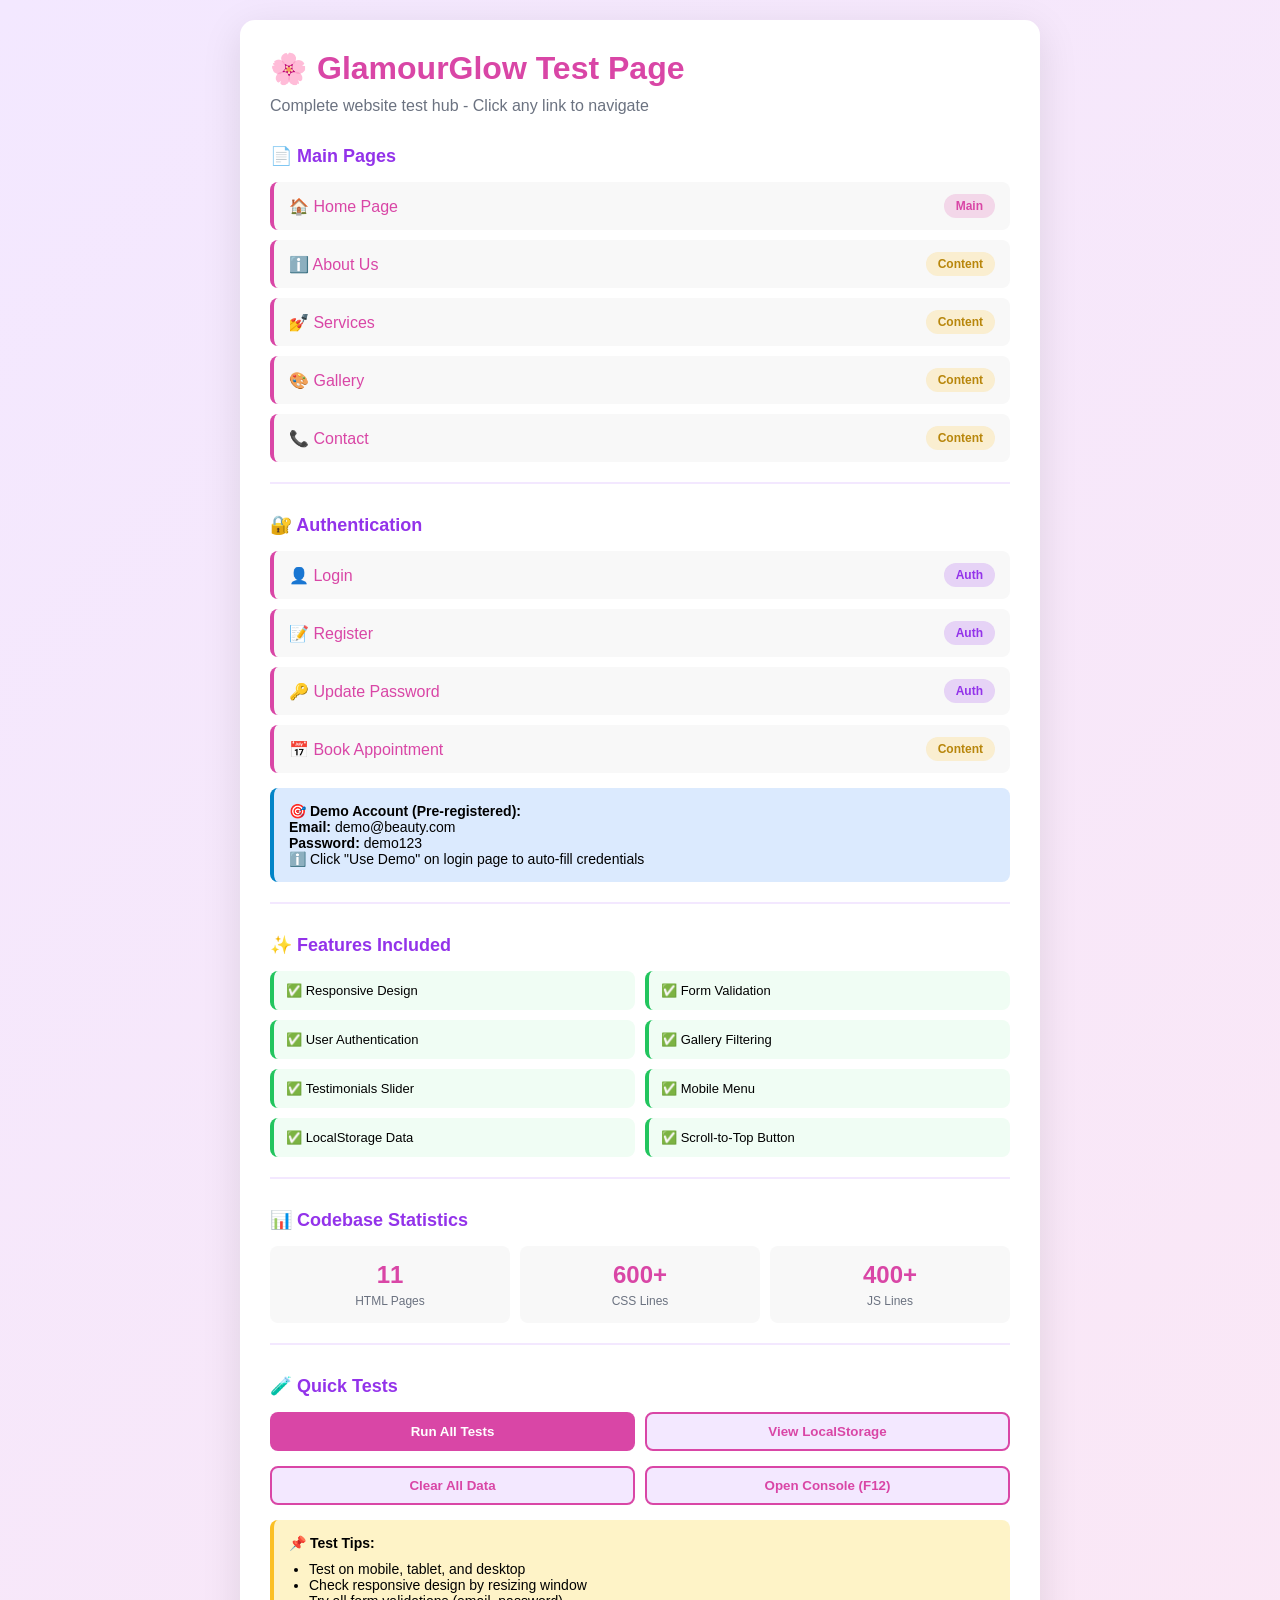
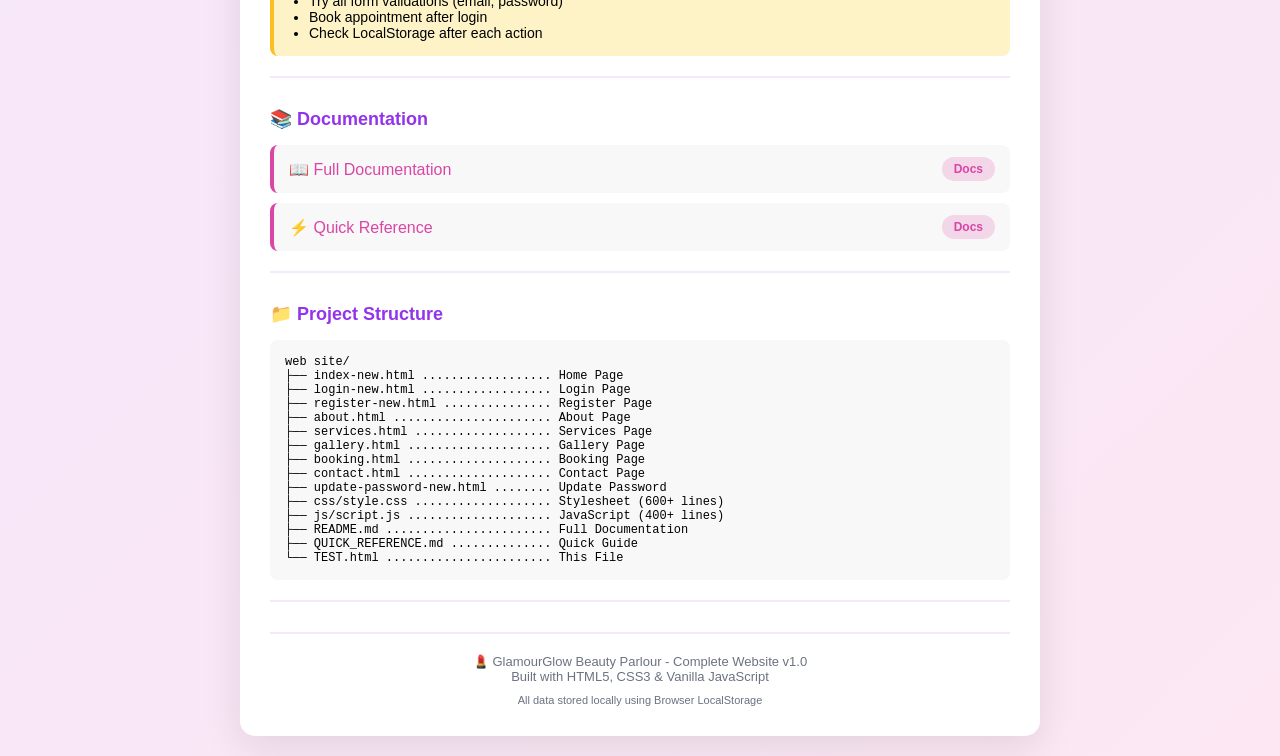
<file: TEST.html>
<!DOCTYPE html>
<html lang="en">
<head>
    <meta charset="UTF-8">
    <meta name="viewport" content="width=device-width, initial-scale=1.0">
    <title>GlamourGlow - Test Page</title>
    <style>
        * {
            margin: 0;
            padding: 0;
            box-sizing: border-box;
        }

        body {
            font-family: 'Poppins', sans-serif;
            background: linear-gradient(135deg, #f3e8ff 0%, #fce7f3 100%);
            padding: 20px;
            min-height: 100vh;
        }

        .container {
            max-width: 800px;
            margin: 0 auto;
            background: white;
            border-radius: 15px;
            padding: 30px;
            box-shadow: 0 10px 40px rgba(0, 0, 0, 0.1);
        }

        h1 {
            color: #d946a6;
            margin-bottom: 10px;
            display: flex;
            align-items: center;
            gap: 10px;
        }

        .subtitle {
            color: #6b7280;
            margin-bottom: 30px;
        }

        .section {
            margin-bottom: 30px;
            padding-bottom: 20px;
            border-bottom: 2px solid #f3e8ff;
        }

        .section:last-child {
            border-bottom: none;
        }

        h2 {
            color: #9333ea;
            margin-bottom: 15px;
            font-size: 18px;
        }

        .link-list {
            display: grid;
            gap: 10px;
        }

        .link-item {
            display: flex;
            align-items: center;
            justify-content: space-between;
            padding: 12px 15px;
            background: #f8f8f8;
            border-radius: 8px;
            border-left: 4px solid #d946a6;
            transition: all 0.3s;
        }

        .link-item:hover {
            background: #f3e8ff;
            transform: translateX(5px);
        }

        .link-item a {
            color: #d946a6;
            text-decoration: none;
            font-weight: 500;
            flex: 1;
        }

        .link-item a:hover {
            text-decoration: underline;
        }

        .status {
            padding: 5px 12px;
            border-radius: 20px;
            font-size: 12px;
            font-weight: 600;
        }

        .status.main {
            background: #d946a630;
            color: #d946a6;
        }

        .status.auth {
            background: #9333ea30;
            color: #9333ea;
        }

        .status.content {
            background: #fbbf2430;
            color: #b8860b;
        }

        .button-group {
            display: grid;
            grid-template-columns: 1fr 1fr;
            gap: 10px;
            margin-top: 15px;
        }

        button {
            padding: 10px 15px;
            border: none;
            border-radius: 8px;
            font-weight: 600;
            cursor: pointer;
            transition: all 0.3s;
        }

        .btn-primary {
            background: #d946a6;
            color: white;
        }

        .btn-primary:hover {
            background: #be123c;
            transform: translateY(-2px);
        }

        .btn-secondary {
            background: #f3e8ff;
            color: #d946a6;
            border: 2px solid #d946a6;
        }

        .btn-secondary:hover {
            background: #d946a6;
            color: white;
        }

        .info-box {
            background: #fef3c7;
            border-left: 4px solid #fbbf24;
            padding: 15px;
            border-radius: 8px;
            margin-top: 15px;
            font-size: 14px;
        }

        .demo-box {
            background: #dbeafe;
            border-left: 4px solid #0284c7;
            padding: 15px;
            border-radius: 8px;
            margin-top: 15px;
            font-size: 14px;
        }

        .feature-grid {
            display: grid;
            grid-template-columns: 1fr 1fr;
            gap: 10px;
            margin-top: 15px;
        }

        .feature-item {
            padding: 12px;
            background: #f0fdf4;
            border-radius: 8px;
            font-size: 13px;
            border-left: 4px solid #22c55e;
        }

        .feature-item::before {
            content: "✅ ";
            font-weight: bold;
        }

        .stats {
            display: grid;
            grid-template-columns: repeat(3, 1fr);
            gap: 10px;
            margin-top: 15px;
        }

        .stat-box {
            text-align: center;
            padding: 15px;
            background: #f8f8f8;
            border-radius: 8px;
        }

        .stat-number {
            font-size: 24px;
            font-weight: bold;
            color: #d946a6;
        }

        .stat-label {
            font-size: 12px;
            color: #6b7280;
            margin-top: 5px;
        }

        .footer {
            text-align: center;
            margin-top: 30px;
            padding-top: 20px;
            border-top: 2px solid #f3e8ff;
            color: #6b7280;
            font-size: 13px;
        }

        @media (max-width: 600px) {
            .container {
                padding: 20px;
            }

            .button-group, .feature-grid, .stats {
                grid-template-columns: 1fr;
            }

            h1 {
                font-size: 24px;
            }
        }
    </style>
</head>
<body>
    <div class="container">
        <h1>
            <span style="font-size: 30px;">🌸</span> GlamourGlow Test Page
        </h1>
        <p class="subtitle">Complete website test hub - Click any link to navigate</p>

        <!-- MAIN PAGES -->
        <div class="section">
            <h2>📄 Main Pages</h2>
            <div class="link-list">
                <div class="link-item">
                    <a href="index-new.html">🏠 Home Page</a>
                    <span class="status main">Main</span>
                </div>
                <div class="link-item">
                    <a href="about.html">ℹ️ About Us</a>
                    <span class="status content">Content</span>
                </div>
                <div class="link-item">
                    <a href="services.html">💅 Services</a>
                    <span class="status content">Content</span>
                </div>
                <div class="link-item">
                    <a href="gallery.html">🎨 Gallery</a>
                    <span class="status content">Content</span>
                </div>
                <div class="link-item">
                    <a href="contact.html">📞 Contact</a>
                    <span class="status content">Content</span>
                </div>
            </div>
        </div>

        <!-- AUTHENTICATION PAGES -->
        <div class="section">
            <h2>🔐 Authentication</h2>
            <div class="link-list">
                <div class="link-item">
                    <a href="login-new.html">👤 Login</a>
                    <span class="status auth">Auth</span>
                </div>
                <div class="link-item">
                    <a href="register-new.html">📝 Register</a>
                    <span class="status auth">Auth</span>
                </div>
                <div class="link-item">
                    <a href="update-password-new.html">🔑 Update Password</a>
                    <span class="status auth">Auth</span>
                </div>
                <div class="link-item">
                    <a href="booking.html">📅 Book Appointment</a>
                    <span class="status content">Content</span>
                </div>
            </div>

            <div class="demo-box">
                <strong>🎯 Demo Account (Pre-registered):</strong><br>
                <strong>Email:</strong> demo@beauty.com<br>
                <strong>Password:</strong> demo123<br>
                ℹ️ Click "Use Demo" on login page to auto-fill credentials
            </div>
        </div>

        <!-- FEATURES -->
        <div class="section">
            <h2>✨ Features Included</h2>
            <div class="feature-grid">
                <div class="feature-item">Responsive Design</div>
                <div class="feature-item">Form Validation</div>
                <div class="feature-item">User Authentication</div>
                <div class="feature-item">Gallery Filtering</div>
                <div class="feature-item">Testimonials Slider</div>
                <div class="feature-item">Mobile Menu</div>
                <div class="feature-item">LocalStorage Data</div>
                <div class="feature-item">Scroll-to-Top Button</div>
            </div>
        </div>

        <!-- STATISTICS -->
        <div class="section">
            <h2>📊 Codebase Statistics</h2>
            <div class="stats">
                <div class="stat-box">
                    <div class="stat-number">11</div>
                    <div class="stat-label">HTML Pages</div>
                </div>
                <div class="stat-box">
                    <div class="stat-number">600+</div>
                    <div class="stat-label">CSS Lines</div>
                </div>
                <div class="stat-box">
                    <div class="stat-number">400+</div>
                    <div class="stat-label">JS Lines</div>
                </div>
            </div>
        </div>

        <!-- QUICK TESTS -->
        <div class="section">
            <h2>🧪 Quick Tests</h2>
            <div class="button-group">
                <button class="btn-primary" onclick="runTests()">Run All Tests</button>
                <button class="btn-secondary" onclick="viewLocalStorage()">View LocalStorage</button>
            </div>
            <div class="button-group">
                <button class="btn-secondary" onclick="clearLocalStorage()">Clear All Data</button>
                <button class="btn-secondary" onclick="openConsole()">Open Console (F12)</button>
            </div>

            <div class="info-box">
                <strong>📌 Test Tips:</strong>
                <ul style="margin-top: 10px; padding-left: 20px;">
                    <li>Test on mobile, tablet, and desktop</li>
                    <li>Check responsive design by resizing window</li>
                    <li>Try all form validations (email, password)</li>
                    <li>Book appointment after login</li>
                    <li>Check LocalStorage after each action</li>
                </ul>
            </div>
        </div>

        <!-- DOCUMENTATION -->
        <div class="section">
            <h2>📚 Documentation</h2>
            <div class="link-list">
                <div class="link-item">
                    <a href="README.md" target="_blank">📖 Full Documentation</a>
                    <span class="status main">Docs</span>
                </div>
                <div class="link-item">
                    <a href="QUICK_REFERENCE.md" target="_blank">⚡ Quick Reference</a>
                    <span class="status main">Docs</span>
                </div>
            </div>
        </div>

        <!-- FILE STRUCTURE -->
        <div class="section">
            <h2>📁 Project Structure</h2>
            <div style="background: #f8f8f8; padding: 15px; border-radius: 8px; font-family: monospace; font-size: 12px; overflow-x: auto;">
                <pre>web site/
├── index-new.html .................. Home Page
├── login-new.html .................. Login Page
├── register-new.html ............... Register Page
├── about.html ...................... About Page
├── services.html ................... Services Page
├── gallery.html .................... Gallery Page
├── booking.html .................... Booking Page
├── contact.html .................... Contact Page
├── update-password-new.html ........ Update Password
├── css/style.css ................... Stylesheet (600+ lines)
├── js/script.js .................... JavaScript (400+ lines)
├── README.md ....................... Full Documentation
├── QUICK_REFERENCE.md .............. Quick Guide
└── TEST.html ....................... This File</pre>
            </div>
        </div>

        <div class="footer">
            <p>💄 GlamourGlow Beauty Parlour - Complete Website v1.0</p>
            <p>Built with HTML5, CSS3 & Vanilla JavaScript</p>
            <p style="margin-top: 10px; font-size: 11px;">All data stored locally using Browser LocalStorage</p>
        </div>
    </div>

    <script>
        function runTests() {
            const tests = [
                { name: 'Check AuthSystem', fn: () => typeof AuthSystem !== 'undefined' },
                { name: 'Check LocalStorage support', fn: () => typeof localStorage !== 'undefined' },
                { name: 'Check Page title', fn: () => document.title.includes('GlamourGlow') }
            ];

            let results = '🧪 TEST RESULTS:\n\n';
            tests.forEach(test => {
                try {
                    const result = test.fn();
                    results += `${result ? '✅' : '❌'} ${test.name}\n`;
                } catch (e) {
                    results += `❌ ${test.name} - Error: ${e.message}\n`;
                }
            });

            results += '\n📊 LocalStorage Info:\n';
            results += `Users: ${JSON.parse(localStorage.getItem('glamour_users') || '[]').length}\n`;
            results += `Current User: ${localStorage.getItem('glamour_current_user') ? 'Yes' : 'No'}\n`;
            results += `Bookings: ${JSON.parse(localStorage.getItem('glamour_bookings') || '[]').length}\n`;

            alert(results);
        }

        function viewLocalStorage() {
            let data = 'LocalStorage Contents:\n\n';
            data += '👥 Users:\n' + JSON.stringify(JSON.parse(localStorage.getItem('glamour_users') || '[]'), null, 2) + '\n\n';
            data += '👤 Current User:\n' + JSON.stringify(JSON.parse(localStorage.getItem('glamour_current_user') || '{}'), null, 2) + '\n\n';
            data += '📅 Bookings:\n' + JSON.stringify(JSON.parse(localStorage.getItem('glamour_bookings') || '[]'), null, 2);
            alert(data);
        }

        function clearLocalStorage() {
            if (confirm('⚠️ This will delete ALL local data! Continue?')) {
                localStorage.clear();
                alert('✅ All data cleared!');
                location.reload();
            }
        }

        function openConsole() {
            alert('Press F12 or Ctrl+Shift+J to open Developer Console');
        }
    </script>
</body>
</html>
</file>
